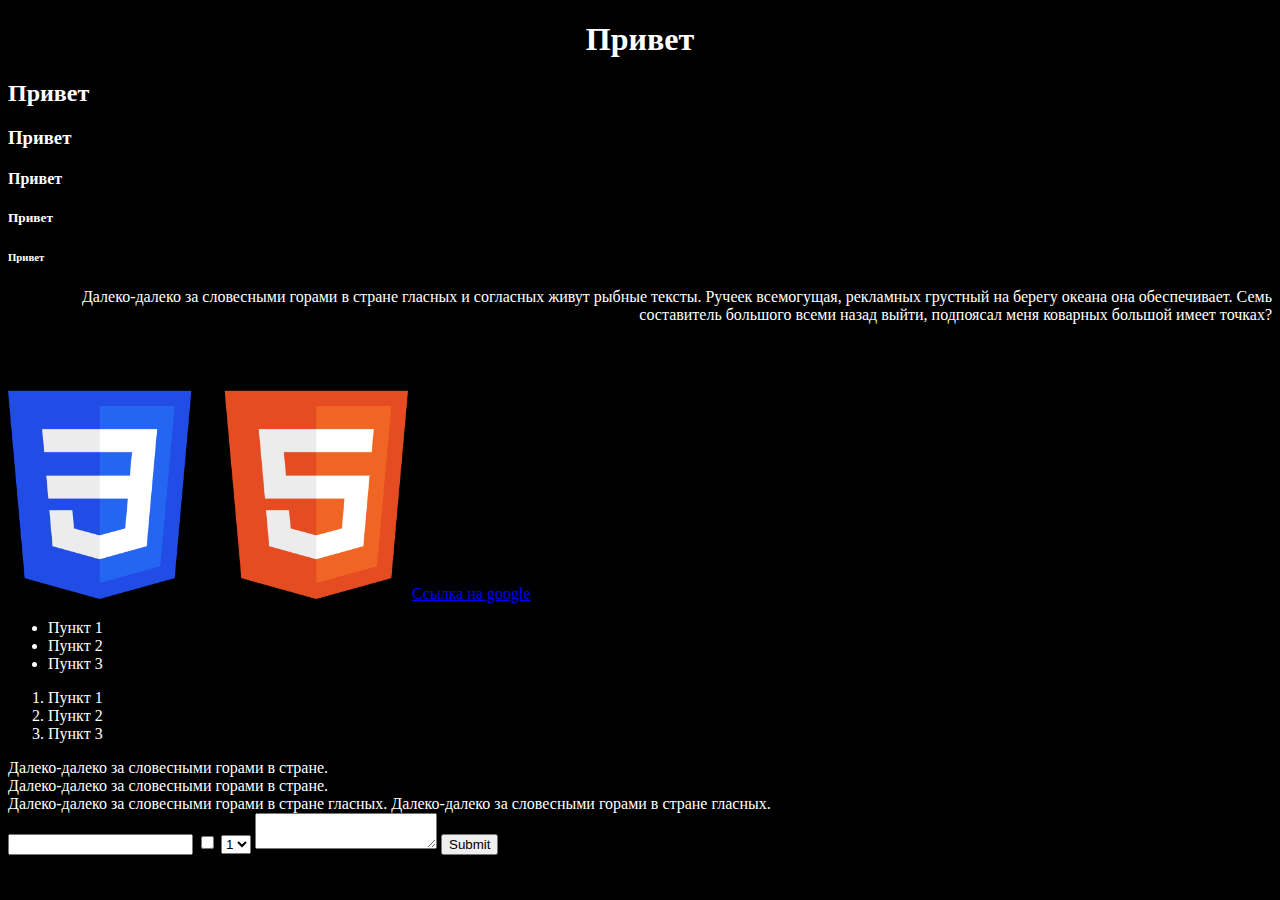
<file: week1/index.html>
<!DOCTYPE html>
<html lang="en">
<head>
  <meta charset="UTF-8">
  <meta name="viewport" content="width=device-width, initial-scale=1.0">
  <link rel="stylesheet" href="css/style.css">
  <title>week 1</title>
</head>
<body>

  <h1>Привет</h1>
  <h2>Привет</h2>
  <h3>Привет</h3>
  <h4>Привет</h4>
  <h5>Привет</h5>
  <h6>Привет</h6>
  <p>
    Далеко-далеко за словесными горами в стране гласных и согласных живут рыбные тексты. Ручеек всемогущая, рекламных грустный на берегу океана она обеспечивает. Семь составитель большого всеми назад выйти, подпоясал меня коварных большой имеет точках?
  </p>
  <img src="images/html-css.png" width="400px" alt="html-css">
  <a href="https://google.com" target="_blank">Ссылка на google</a>
  <ul>
    <li>Пункт 1</li>
    <li>Пункт 2</li>
    <li>Пункт 3</li>
  </ul>
  <ol>
    <li>Пункт 1</li>
    <li>Пункт 2</li>
    <li>Пункт 3</li>
  </ol>
  <div>Далеко-далеко за словесными горами в стране.</div>
  <div>Далеко-далеко за словесными горами в стране.</div>
  <span>Далеко-далеко за словесными горами в стране гласных.</span>
  <span>Далеко-далеко за словесными горами в стране гласных.</span>
  <header></header>
  <footer></footer>
  <nav></nav>
  <section></section>
  <aside></aside>
  <form action="">
    <input type="text">
    <input type="checkbox">
    <select name="" id="">
      <option value="">1</option>
      <option value="">2</option>
      <option value="">3</option>
      <option value="">4</option>
    </select>
    <textarea name="" id=""></textarea>
    <input type="submit">
  </form>

</body>
</html>
</file>
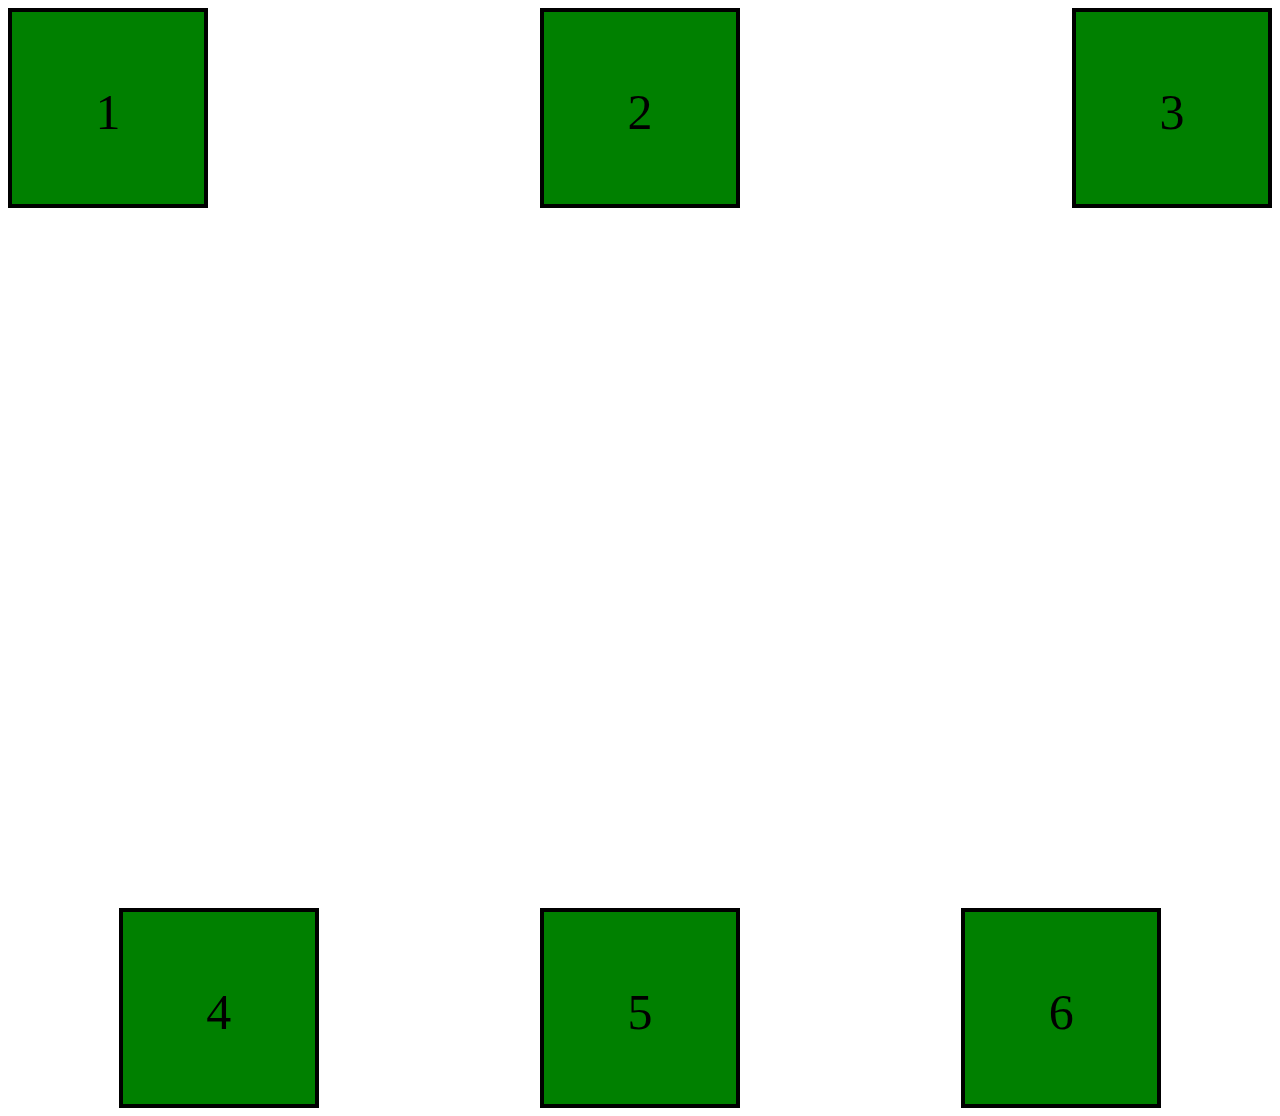
<file: week1/lesson3/index.html>
<!DOCTYPE html>
<html lang="en">
<head>
  <meta charset="UTF-8">
  <meta name="viewport" content="width=device-width, initial-scale=1.0">
  <title>flex</title>
  <link rel="stylesheet" href="css/style.css">
</head>
<body>
  <div class="wrapper">
    <div class="box">1</div>
    <div class="box">2</div>
    <div class="box">3</div>
  </div>
    <div class="wrapper-2">
          <div class="box">4</div>
          <div class="box">5</div>
          <div class="box">6</div>
    </div>

</body>
</html>
</file>
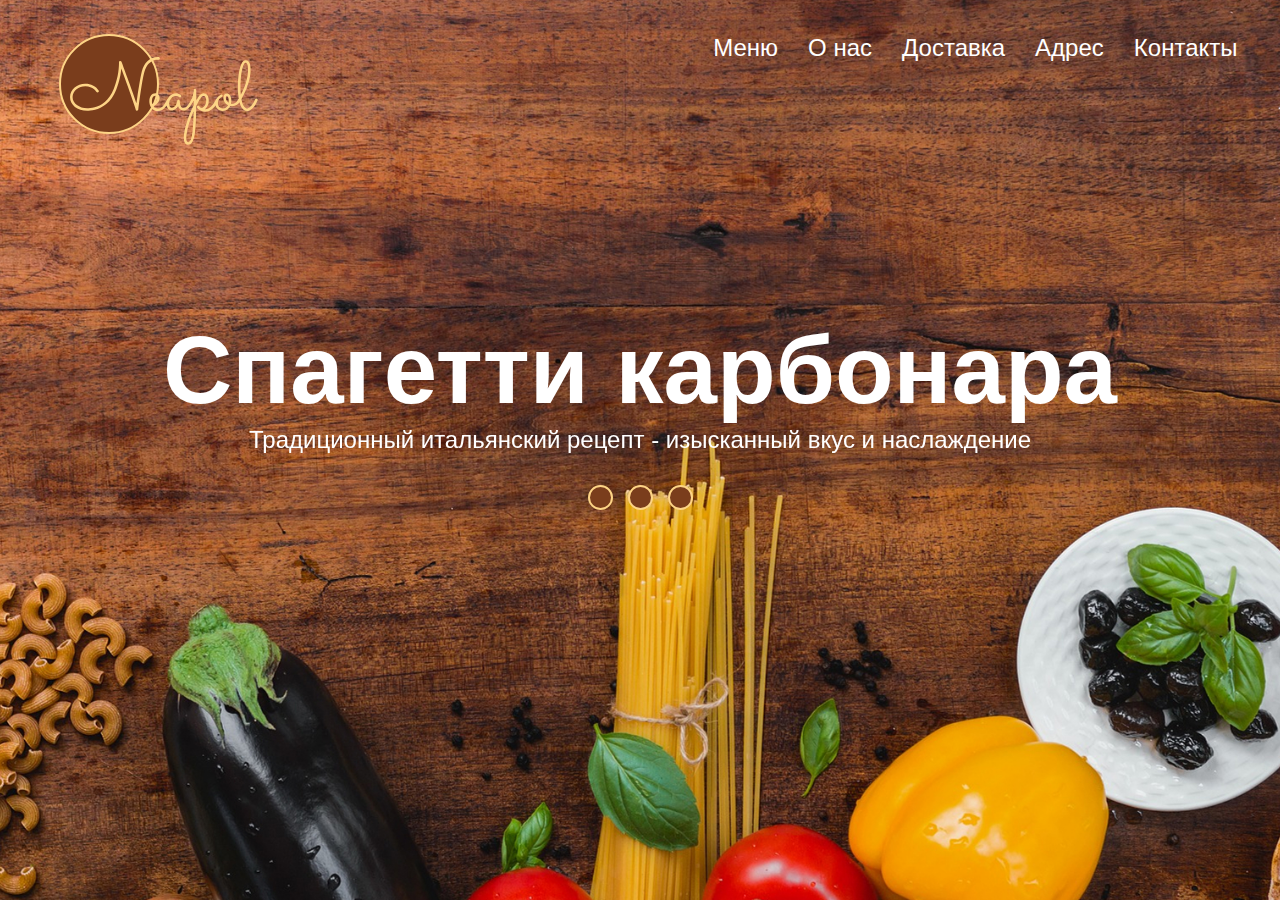
<file: week1/project1/index.html>
<!DOCTYPE html>
<html lang="ru">
<head>
  <meta charset="UTF-8">
  <meta name="viewport" content="width=device-width, initial-scale=1.0">
  <title>Carbonara</title>
  <link rel="stylesheet" href="css/reset.css">
  <link rel="stylesheet" href="css/slick.css">
  <link rel="stylesheet" href="css/style.css">
</head>
<body>

  <div class="wrapper">
    <div class="container">
      <header class="header">
        <a href="#" class="logo"><img src="images/logo.svg" alt=""></a>
        <nav class="menu">
          <ul>
            <li>
              <a href="#">Меню</a></li>
            <li>
              <a href="#">О нас</a></li>
            <li>
              <a href="#">Доставка</a></li>
            <li>
              <a href="#">Адрес</a></li>
            <li>
              <a href="#">Контакты</a></li>
          </ul>
        </nav>
      </header>
      <div class="slider">
        <div class="item">
          <h2 class="title">Спагетти карбонара</h2>
          <p class="text">Традиционный итальянский рецепт - изысканный вкус и наслаждение</p>
        </div>
        <div class="item">
          <h2 class="title">Спагетти карбонара</h2>
          <p class="text">Традиционный итальянский рецепт - изысканный вкус и наслаждение</p>
        </div>
        <div class="item">
          <h2 class="title">Спагетти карбонара</h2>
          <p class="text">Традиционный итальянский рецепт - изысканный вкус и наслаждение</p>
        </div>
      </div>
    </div>
  </div>
  
  <script src="https://ajax.googleapis.com/ajax/libs/jquery/3.7.1/jquery.min.js"></script>
  <script src="js/slick.min.js"></script>
  <script src="js/main.js"></script>
</body>
</html>
</file>
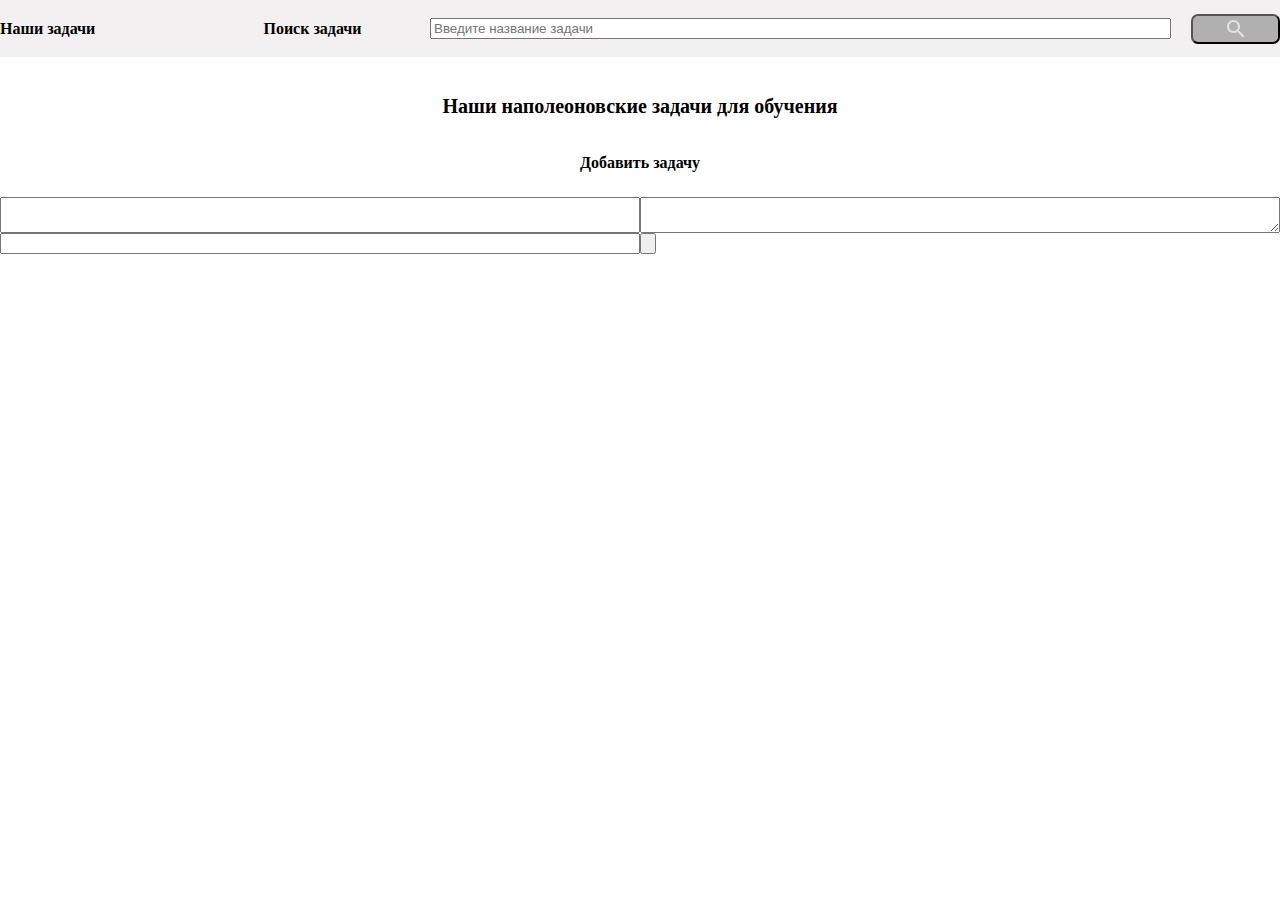
<file: week1/todo/index.html>
<!DOCTYPE html>
<html lang="en">
<head>
  <meta charset="UTF-8">
  <meta name="viewport" content="width=device-width, initial-scale=1.0">
  <title>todo</title>
  <link rel="stylesheet" href="css/reset.css">
  <link rel="stylesheet" href="css/style.css">
</head>
<body>
  <header class="header">
    <div class="container">
      <nav class="menu">
        <div class="header__title">Наши задачи</div>
        <div class="header__search">
          <div class="search__title">Поиск задачи</div>
          <div class="search__input">
            <input type="text" class="search__field" placeholder="Введите название задачи">
          </div>
          <div class="search__button">
            <button class="search__action">
              <img src="images/Search icon.svg" alt="" class="search__logo">
            </button>
          </div>
        </div>
      </nav>
    </div>
  </header>
  <main class="main">
    <div class="container">
      <h1 class="main__title">Наши наполеоновские задачи для обучения</h1>
      <div class="task__form">
        <h2 class="form__title">Добавить задачу</h2>
        <div class="form">
          <input type="text" class="one">
          <textarea name="" id="" class="big"></textarea>
          <input type="text" class="two">
          <button class="btn"></button>
        </div>
    </div>
  </main>
  <script src="https://ajax.googleapis.com/ajax/libs/jquery/3.7.1/jquery.min.js"></script>
  <script src="js/main.js"></script>
</body>
</html>
</file>
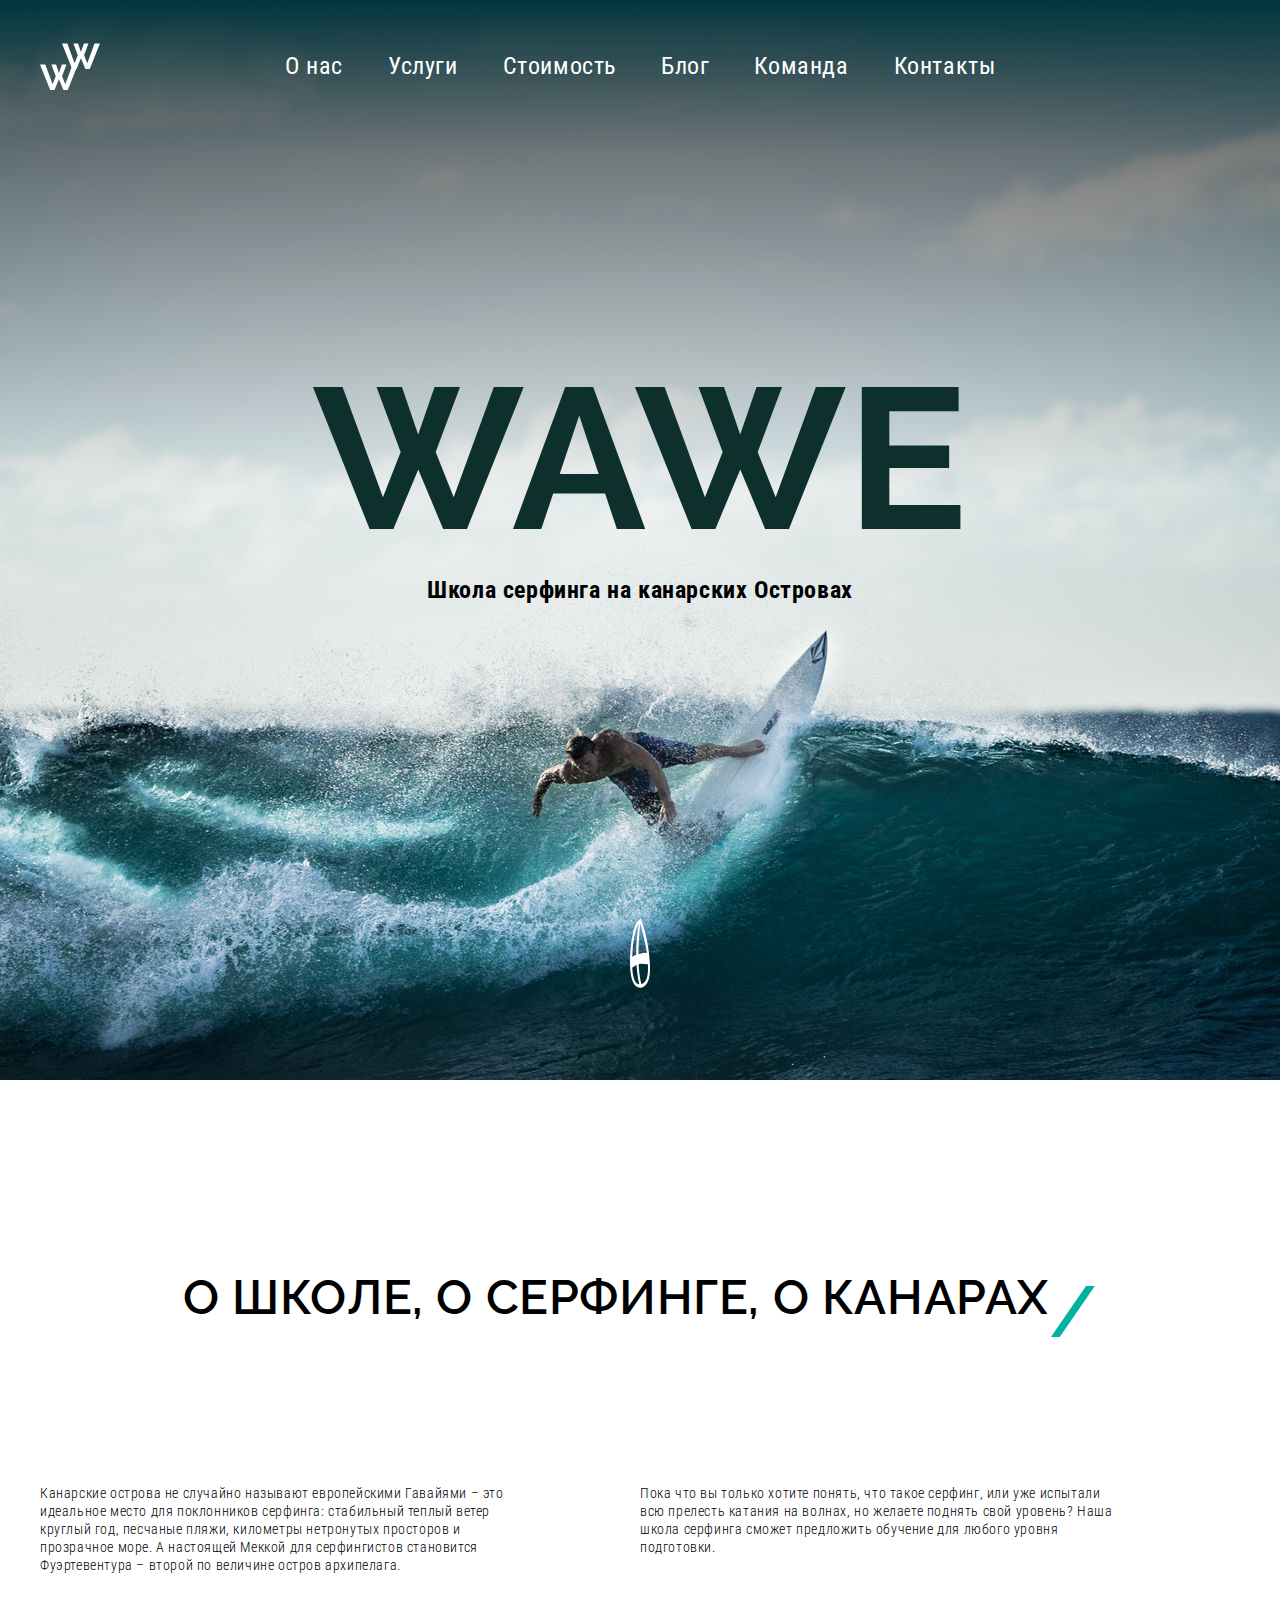
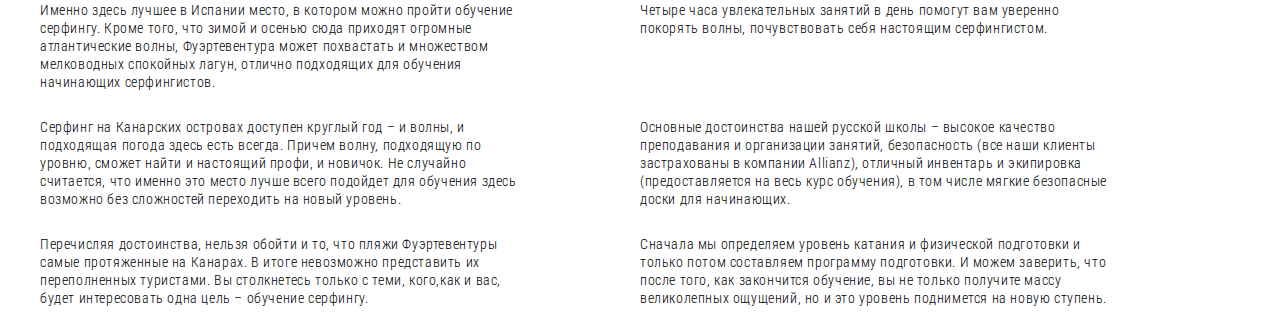
<file: week2/homework/index.html>
<!DOCTYPE html>
<html lang="en">
<head>
  <meta charset="UTF-8">
  <meta name="viewport" content="width=device-width, initial-scale=1.0">
  <title>WAWE</title>
  <link rel="preconnect" href="https://fonts.googleapis.com">
  <link rel="preconnect" href="https://fonts.gstatic.com" crossorigin>
  <link
    href="https://fonts.googleapis.com/css2?family=Raleway:ital,wght@0,100..900;1,100..900&family=Roboto+Condensed:ital,wght@0,100..900;1,100..900&display=swap"
    rel="stylesheet">
  <link rel="stylesheet" href="css/reset.css">
  <link rel="stylesheet" href="css/style.css">
</head>
<body>
  <section class="wawe">
      <header class="header">
          <div class="container">
            <div class="header__inner">
              <div class="header__logo-wrapper">
                <img src="images/header__logo.svg" alt="header__logo" class="header__logo">
              </div>
              <nav class="header__menu-wrapper">
                <ul class="header__menu">
                  <li class="header__item">О нас
                    <a href="#" class="item__link"></a>
                  </li>
                  <li class="header__item">Услуги</li>
                  <li class="header__item">Стоимость</li>
                  <li class="header__item">Блог</li>
                  <li class="header__item">Команда</li>
                  <li class="header__item">Контакты</li>
                </ul>
  
              </nav>
            </div>
          </div>
      </header>
      <div class="wawe__info">
        <div class="container">
          <div class="wawe__info-wrapper">
            <div class="info__title-wrapper">
              <h1 class="info__title">WAWE</h1>
            </div>
            <div class="info__subtitle-wrapper">
              <h4 class="info__subtitle">Школа серфинга на канарских Островах</h4>
            </div>
            <div class="info__logo-wrapper">
              <img src="images/wawe_logo.svg" alt="wawe_logo" class="info__logo">
            </div>
          </div>
        </div>
      </div>
      

  </section>
  <section class="about">
    <div class="container">
      <div class="about__title-wrapper">
        <h2 class="about__title">
          О ШКОЛЕ, О СЕРФИНГЕ, О КАНАРАХ
        </h2>
        <div class="green__line">
          <span class="line__symbol">/</span>
        </div>
        </div>
        <div class="about__text-wrapper">
          <div class="about__column"><p class="about__text">Канарские острова не случайно называют европейскими Гавайями – это идеальное место для поклонников серфинга: стабильный
          теплый ветер круглый год, песчаные пляжи, километры нетронутых просторов и прозрачное море. А настоящей Меккой для
          серфингистов становится Фуэртевентура – второй по величине остров архипелага.</p>
          <p class="about__text">Именно здесь лучшее в Испании место, в котором можно пройти обучение серфингу. Кроме того, что зимой и осенью сюда
          приходят огромные атлантические волны, Фуэртевентура может похвастать и множеством мелководных спокойных лагун, отлично
          подходящих для обучения начинающих серфингистов.</p>
          <p class="about__text">Серфинг на Канарских островах доступен круглый год – и волны, и подходящая погода здесь есть всегда. Причем волну,
          подходящую по уровню, сможет найти и настоящий профи, и новичок. Не случайно считается, что именно это место лучше всего
          подойдет для обучения здесь возможно без сложностей переходить на новый уровень.</p>
          <p class="about__text">Перечисляя достоинства, нельзя обойти и то, что пляжи Фуэртевентуры самые протяженные на Канарах. В итоге невозможно
          представить их переполненных туристами. Вы столкнетесь только с теми, кого,как и вас, будет интересовать одна цель –
          обучение серфингу.</p></div>
          <div class="about__column"><p class="about__text">Пока что вы только хотите понять, что такое серфинг, или уже испытали всю прелесть катания на волнах, но желаете поднять
          свой уровень? Наша школа серфинга сможет предложить обучение для любого уровня подготовки.
</p>
          <p class="about__text">Четыре часа увлекательных занятий в день помогут вам уверенно покорять волны, почувствовать себя настоящим серфингистом.</p>
          <p class="about__text">Основные достоинства нашей русской школы – высокое качество преподавания и организации занятий, безопасность (все наши
          клиенты застрахованы в компании Allianz), отличный инвентарь и экипировка (предоставляется на весь курс обучения), в том
          числе мягкие безопасные доски для начинающих.</p>
          <p class="about__text">Сначала мы определяем уровень катания и физической подготовки и только потом составляем программу подготовки. И можем
          заверить, что после того, как закончится обучение, вы не только получите массу великолепных ощущений, но и это уровень
          поднимется на новую ступень.</p></div>

      </div>
    </div>
  </section>
  
  <script src="https://ajax.googleapis.com/ajax/libs/jquery/3.7.1/jquery.min.js"></script>
  <script src="js/main.js"></script>
</body>
</html>
</file>
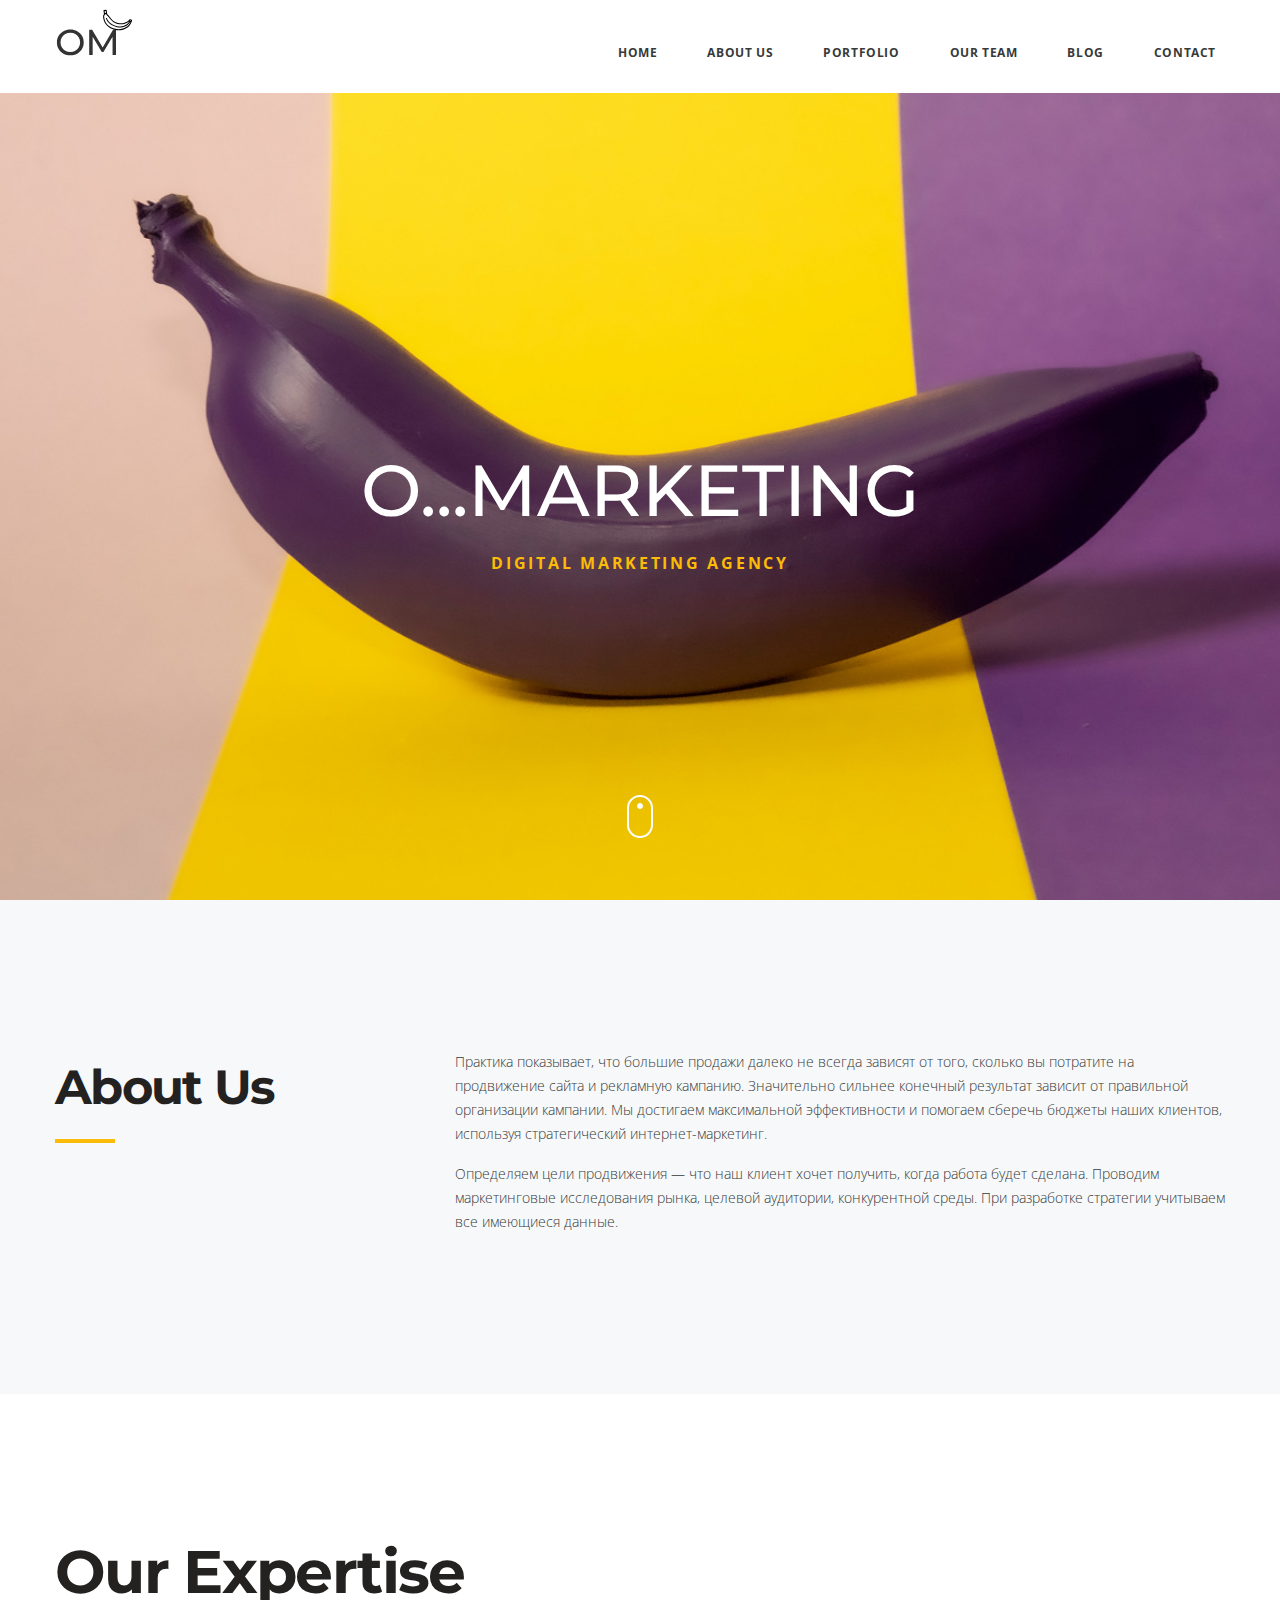
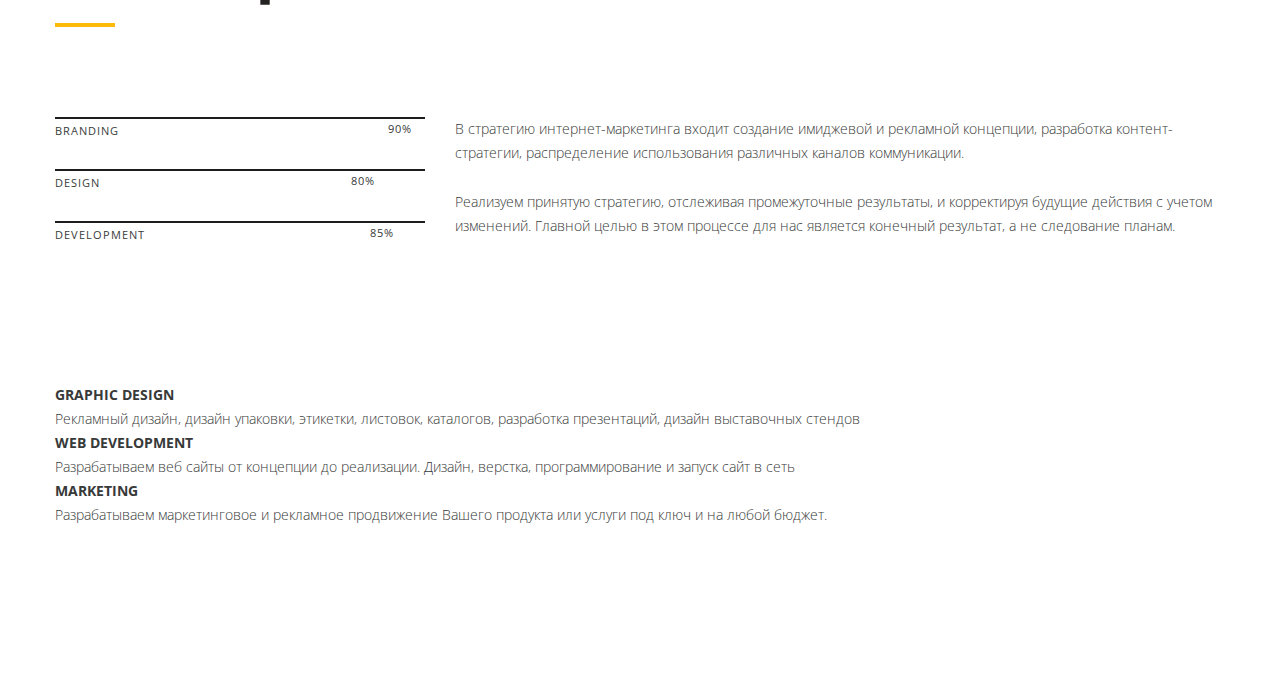
<file: week2/marketing/index.html>
<!DOCTYPE html>
<html lang="ru">

<head>
  <meta charset="UTF-8">
  <meta name="viewport" content="width=device-width, initial-scale=1.0">
  <title>Marketing</title>
  <link rel="preconnect" href="https://fonts.googleapis.com">
  <link rel="preconnect" href="https://fonts.gstatic.com" crossorigin>
  <link
    href="https://fonts.googleapis.com/css2?family=Merriweather:ital,opsz,wght@1,18..144,300&family=Montserrat:ital,wght@0,500;1,500&family=Open+Sans:ital,wght@0,300..800;1,300..800&family=Raleway:ital,wght@0,700;1,700&display=swap"
    rel="stylesheet">
  <link rel="stylesheet" href="css/reset.css">
  <link rel="stylesheet" href="css/style.css">
</head>

<body>
  <header class="header">
    <div class="header__top">
      <div class="container">
        <div class="header__top-inner">
          <a href="#" class="logo">
            <img class="logo__img" src="images/LOGO.svg" alt="Логотип">
          </a>
          <nav class="menu">
            <ul class="menu__list">
              <li class="menu__list-item">
                <a class="menu__list-link" href="#">
                HOME
                </a>
              </li>
              <li class="menu__list-item">
                <a class="menu__list-link" href="#">
                ABOUT US
                </a>
              </li>
              <li class="menu__list-item">
                <a class="menu__list-link" href="#">
                  PORTFOLIO
                </a>
              </li>
              <li class="menu__list-item">
                <a class="menu__list-link" href="#">
                  OUR TEAM
                </a>
              </li>
              <li class="menu__list-item">
                <a class="menu__list-link" href="#">
                  BLOG
                </a>
              </li>
              <li class="menu__list-item">
                <a class="menu__list-link" href="#">
                  CONTACT
                </a>
              </li>
            </ul>
          </nav>
        </div>
      </div>
    </div>
    <div class="header__content">
      <div class="container">
        <div class="header__content-inner">
          <h1 class="header__title">
            O...MARKETING
          </h1>
          <h4 class="header__subtitle">DIGITAL MARKETING AGENCY</h4>
          <h4>
            <a href="#" class="header__icon">
              <img src="images/mouse.svg" alt="mouse icon">
            </a>
          </h4>
        </div>
      </div>
    </div>
  </header>
  <section class="about">
    <div class="container">
      <div class="about__inner">
        <h2 class="title about__title">About Us</h2>
        <div class="about__text">
        <p>Практика показывает, что большие продажи далеко не всегда зависят от того, сколько вы потратите на продвижение сайта и
        рекламную кампанию. Значительно сильнее конечный результат зависит от правильной организации кампании. Мы достигаем
        максимальной эффективности и помогаем сберечь бюджеты наших клиентов, используя стратегический интернет-маркетинг.
        </p>
        <p>
        Определяем цели продвижения — что наш клиент хочет получить, когда работа будет сделана. Проводим маркетинговые
        исследования рынка, целевой аудитории, конкурентной среды. При разработке стратегии учитываем все имеющиеся данные.
        </p>
        </div>
      </div>
    </div>
  </section>
  <section class="expertise">
    <div class="container">
      <h2 class="title expertise__title">Our Expertise</h2>
      <div class="expertise__inner">
        <div class="expertise__info">
          <div class="expertise__info-item">
            BRANDING
            <span style="width: 10%;">90%</span>
          </div>
          <div class="expertise__info-item">
            DESIGN
            <span style="width: 20%;">80%</span>    
          </div>
          <div class="expertise__info-item">
            DEVELOPMENT
            <span style="width: 15%;">85%</span>
          </div>
        </div>
        <div class="expertise__text">
          <p>
          В стратегию интернет-маркетинга входит создание имиджевой и рекламной концепции, разработка контент-стратегии,
          распределение использования различных каналов коммуникации.
          </p>
          <p>
          Реализуем принятую стратегию, отслеживая промежуточные результаты, и корректируя будущие действия с учетом изменений.
          Главной целью в этом процессе для нас является конечный результат, а не следование планам.
          </p>
        </div>
      </div>
      <div class="expertise__items">
        <div class="expertise__item">
          <h4 class="expertise__item-title">
            GRAPHIC DESIGN
          </h4>
          <p class="expertise__item-text">
            Рекламный дизайн, дизайн упаковки, этикетки, листовок, каталогов, разработка презентаций, дизайн выставочных стендов
          </p>
        </div>
        
        <div class="expertise__item">
          <h4 class="expertise__item-title">
            WEB DEVELOPMENT
          </h4>
          <p class="expertise__item-text">
            Разрабатываем веб сайты от концепции до реализации. Дизайн, верстка, программирование и запуск сайт в сеть
          </p>
        </div>

        <div class="expertise__item">
          <h4 class="expertise__item-title">
            MARKETING
          </h4>
          <p class="expertise__item-text">
            Разрабатываем маркетинговое и рекламное продвижение Вашего продукта или услуги под ключ и на любой бюджет.
          </p>
        </div>
      </div>
    </div>
  </section>

  <script src="https://ajax.googleapis.com/ajax/libs/jquery/3.7.1/jquery.min.js"></script>
  <script src="js/main.js"></script>
</body>

</html>
</file>
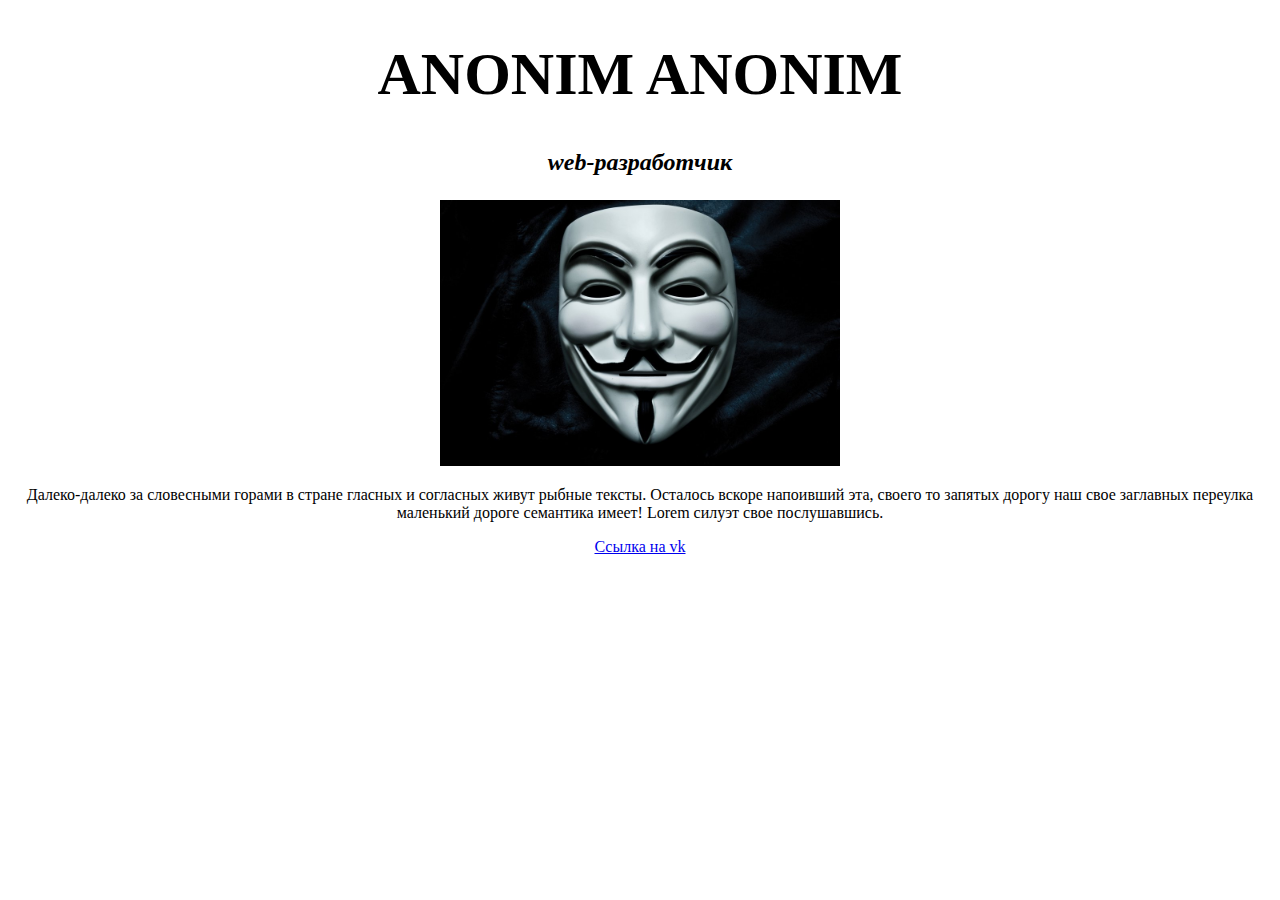
<file: week1/dz.html>
<!DOCTYPE html>
<html lang="en">
<head>
  <meta charset="UTF-8">
  <meta name="viewport" content="width=device-width, initial-scale=1.0">
  <title>Document</title>
  <link rel="stylesheet" href="css/dz.css">
</head>
<body>
  <h1 class="person">ANONIM ANONIM</h1>
  <h3 class="prof">web-разработчик</h3>
  <img src="images/anonim.jpg" alt="anonim" class="photo">
  <p class="about_me">Далеко-далеко за словесными горами в стране гласных и согласных живут рыбные тексты. Осталось вскоре напоивший эта, своего то запятых дорогу наш свое заглавных переулка маленький дороге семантика имеет! Lorem силуэт свое послушавшись.</p>
  <a href="https://vk.com/id0?2323343" class="vk_link" target="_blank">Ссылка на vk</a>
</body>
</html>
</file>
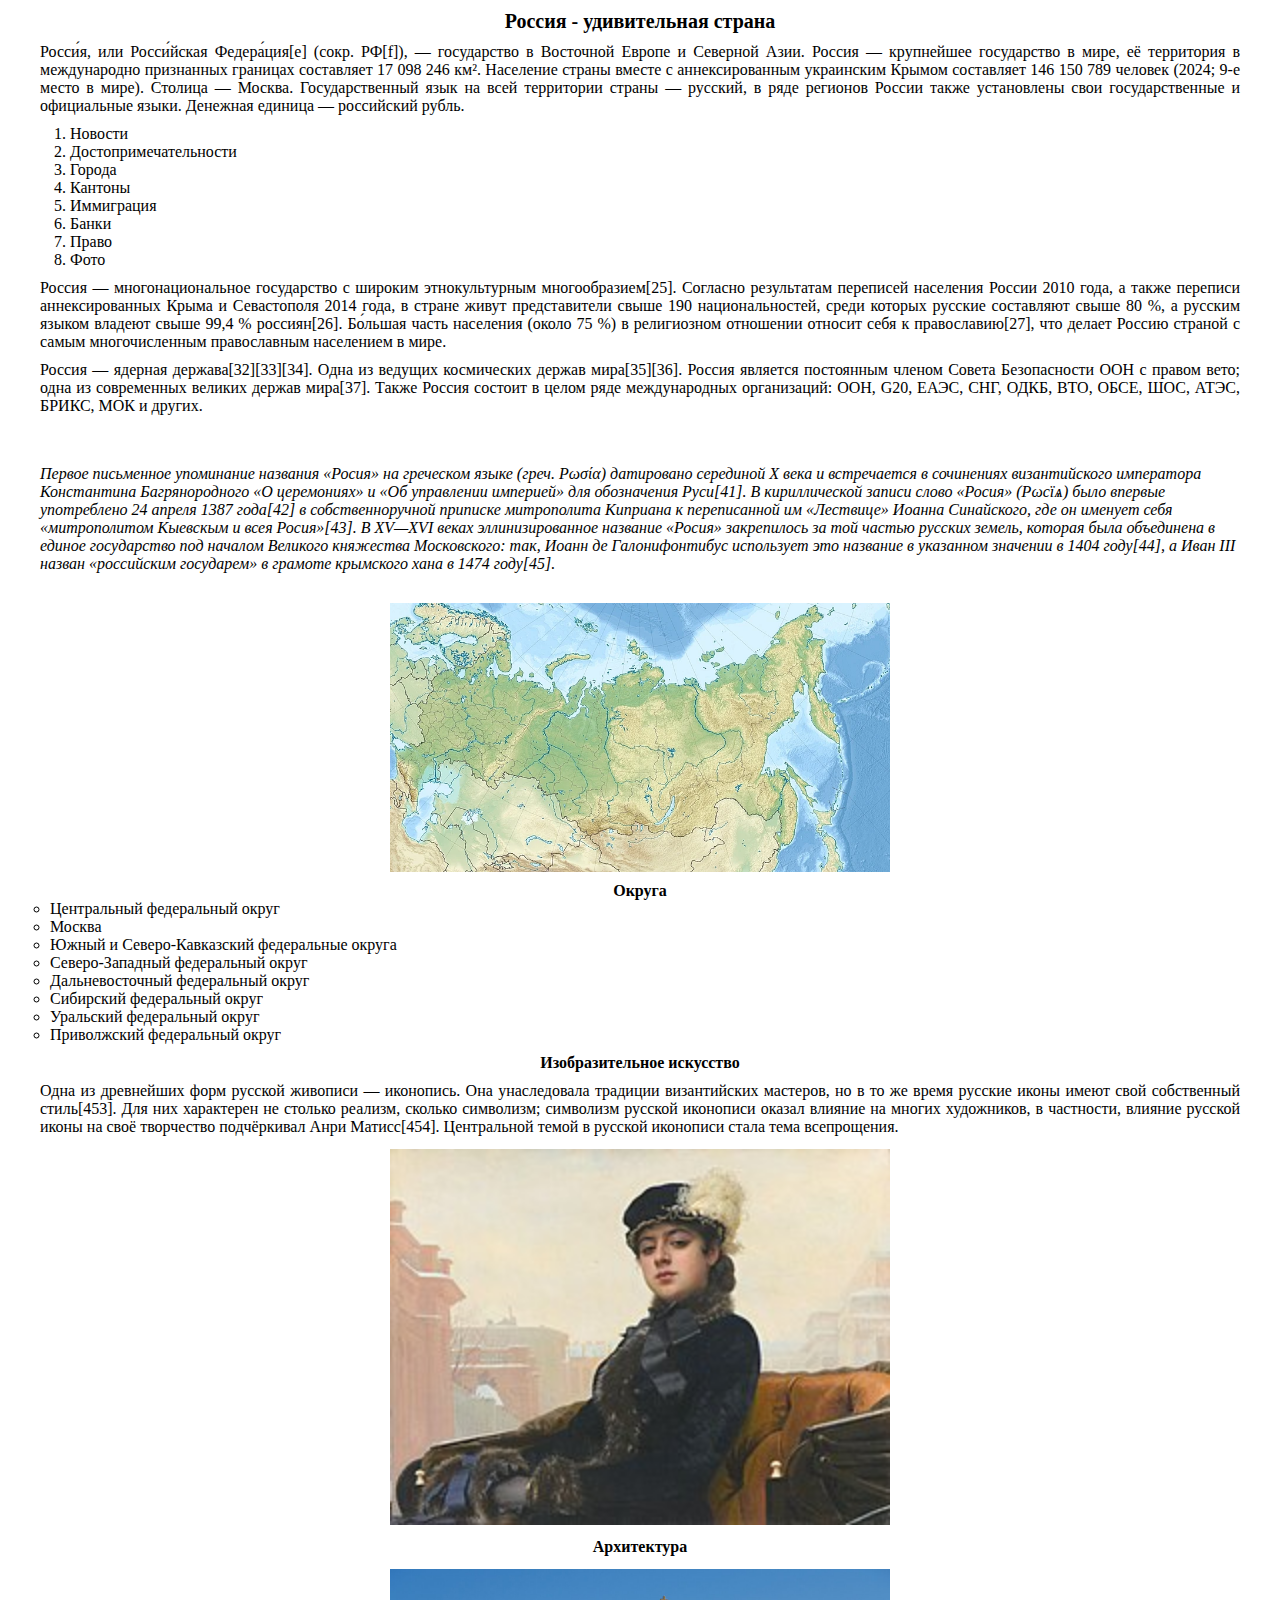
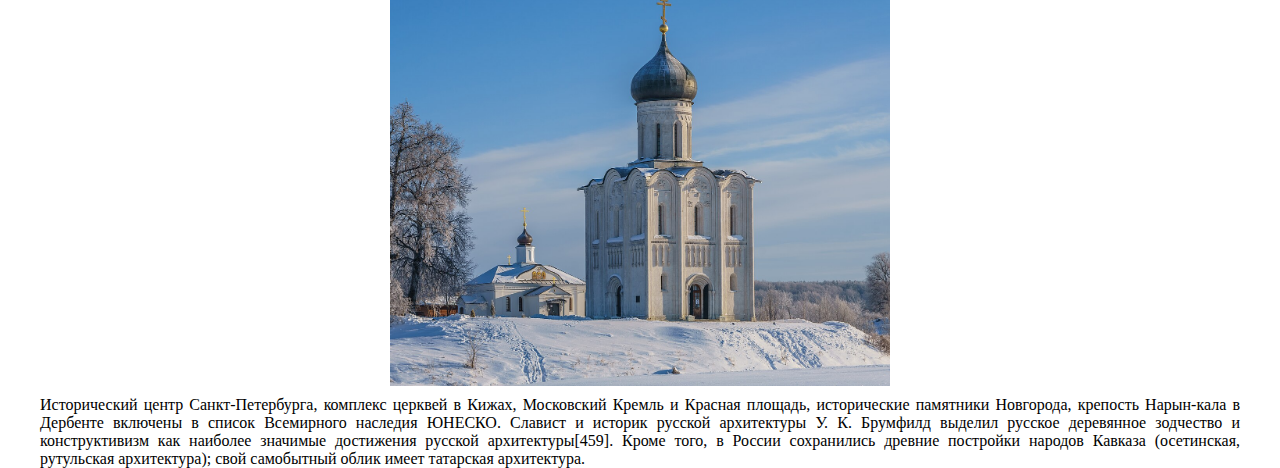
<file: week1/lesson2/dz.html>
<!DOCTYPE html>
<html lang="en">
<head>
  <meta charset="UTF-8">
  <meta name="viewport" content="width=device-width, initial-scale=1.0">
  <title>Russia</title>
  <link rel="stylesheet" href="css/reset.css">
  <link rel="stylesheet" href="css/dz.css">
</head>
<body>
  <div class="wrapper">
    <h1 class="about">Россия - удивительная страна</h1>
    <p class="text-1">Росси́я, или Росси́йская Федера́ция[e] (сокр. РФ[f]), — государство в Восточной Европе и Северной Азии. Россия —
    крупнейшее государство в мире, её территория в международно признанных границах составляет 17 098 246 км². Население
    страны вместе с аннексированным украинским Крымом составляет 146 150 789 человек (2024; 9-е место в мире).
    Столица — Москва. Государственный язык на всей территории страны — русский, в ряде регионов России также установлены
    свои государственные и официальные языки. Денежная единица — российский рубль.</p>
    <ol class="list">
      <li>Новости</li>
      <li>Достопримечательности</li>
      <li>Города</li>
      <li>Кантоны</li>
      <li>Иммиграция</li>
      <li>Банки</li>
      <li>Право</li>
      <li>Фото</li>
    </ol>
    <p class="text-1">Россия — многонациональное государство с широким этнокультурным многообразием[25]. Согласно результатам переписей
    населения России 2010 года, а также переписи аннексированных Крыма и Севастополя 2014 года, в стране живут представители
    свыше 190 национальностей, среди которых русские составляют свыше 80 %, а русским языком владеют свыше 99,4 %
    россиян[26]. Бо́льшая часть населения (около 75 %) в религиозном отношении относит себя к православию[27], что делает
    Россию страной с самым многочисленным православным населением в мире.</p>
    <p class="text-1">Россия — ядерная держава[32][33][34]. Одна из ведущих космических держав мира[35][36]. Россия является постоянным членом
    Совета Безопасности ООН с правом вето; одна из современных великих держав мира[37]. Также Россия состоит в целом ряде
    международных организаций: ООН, G20, ЕАЭС, СНГ, ОДКБ, ВТО, ОБСЕ, ШОС, АТЭС, БРИКС, МОК и других.</p>
    <p class="text-2">Первое письменное упоминание названия «Росия» на греческом языке (греч. Ρωσία) датировано серединой X века и встречается
    в сочинениях византийского императора Константина Багрянородного «О церемониях» и «Об управлении империей» для
    обозначения Руси[41]. В кириллической записи слово «Росия» (Рωсїѧ) было впервые употреблено 24 апреля 1387 года[42] в
    собственноручной приписке митрополита Киприана к переписанной им «Лествице» Иоанна Синайского, где он именует себя
    «митрополитом Кыевскым и всея Росия»[43]. В XV—XVI веках эллинизированное название «Росия» закрепилось за той частью
    русских земель, которая была объединена в единое государство под началом Великого княжества Московского: так, Иоанн де
    Галонифонтибус использует это название в указанном значении в 1404 году[44], а Иван III назван «российским государем» в
    грамоте крымского хана в 1474 году[45].</p>
    <img src="images/russia.webp" alt="russia" class="russia">
    <h2 class="okruga">Округа</h2>
    <ul class="list-2">
      <li>Центральный федеральный округ</li>
      <li>Москва</li>
      <li>Южный и Северо-Кавказский федеральные округа</li>
      <li>Северо-Западный федеральный округ</li>
      <li>Дальневосточный федеральный округ</li>
      <li>Сибирский федеральный округ</li>
      <li>Уральский федеральный округ</li>
      <li>Приволжский федеральный округ</li>
    </ul>
    <h2 class="iso">Изобразительное искусство</h2>
    <p class="text-1">Одна из древнейших форм русской живописи — иконопись. Она унаследовала традиции византийских мастеров, но в то же время
    русские иконы имеют свой собственный стиль[453]. Для них характерен не столько реализм, сколько символизм; символизм
    русской иконописи оказал влияние на многих художников, в частности, влияние русской иконы на своё творчество подчёркивал
    Анри Матисс[454]. Центральной темой в русской иконописи стала тема всепрощения.</p>
    <img src="images/picture.jpg" alt="" class="picture">
    <h2 class="architecture">Архитектура</h2>
    <img src="images/architektura.jpg" alt="" class="architecture">
    <p class="text-1">Исторический центр Санкт-Петербурга, комплекс церквей в Кижах, Московский Кремль и Красная площадь, исторические
    памятники Новгорода, крепость Нарын-кала в Дербенте включены в список Всемирного наследия ЮНЕСКО. Славист и историк
    русской архитектуры У. К. Брумфилд выделил русское деревянное зодчество и конструктивизм как наиболее значимые
    достижения русской архитектуры[459]. Кроме того, в России сохранились древние постройки народов Кавказа (осетинская,
    рутульская архитектура); свой самобытный облик имеет татарская архитектура.</p>
  </div>
</body>
</html>
</file>
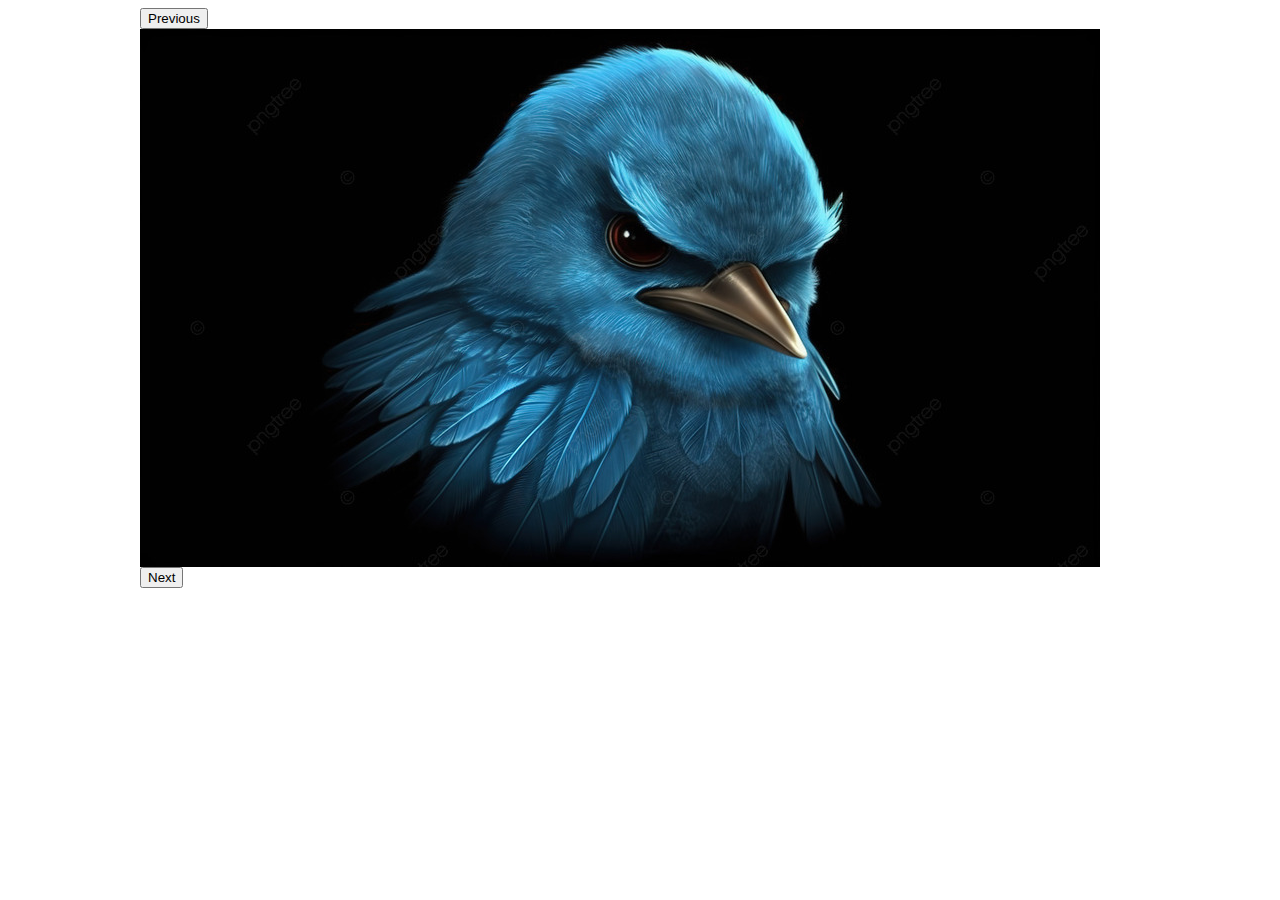
<file: week1/lesson3/index_js.html>
<!DOCTYPE html>
<html lang="en">
<head>
  <meta charset="UTF-8">
  <meta name="viewport" content="width=device-width, initial-scale=1.0">
  <title>JS</title>
  <link rel="stylesheet" href="css/slick.css">
  <link rel="stylesheet" href="css/style_js.css">
</head>
<body>
  <div class="slider">
    <div class="item"><img src="images/img1.jpg" alt=""></div>
    <div class="item"><img src="images/img1.jpg" alt=""></div>
    <div class="item"><img src="images/img1.jpg" alt=""></div>
    <div class="item"><img src="images/img1.jpg" alt=""></div>
    <div class="item"><img src="images/img1.jpg" alt=""></div>
    <div class="item"><img src="images/img1.jpg" alt=""></div>
  </div>


  <script src="https://ajax.googleapis.com/ajax/libs/jquery/3.7.1/jquery.min.js"></script>
  <script src="js/slick.min.js"></script>
  <script src="js/main.js"></script>
</body>
</html>
</file>
<file: week1/css/style.css>
h1 {
  text-align: center;
}

p {
  text-align: right;
}

body {
  background-color: black;
  color: white;
}
</file>
<file: week1/lesson3/css/style.css>
* {
  box-sizing: border-box;
}

.wrapper {
  display: flex;
  flex-wrap: wrap;
  justify-content: space-between;
  height: 100vh;
}

.box {
  width: 200px;
  height: 200px;
  border: 4px solid #000;
  text-align: center;
  font-size: 50px;
  line-height: 200px;
  background-color: green;
}

.wrapper-2 {
  display: flex;
  justify-content: space-around;
}
</file>
<file: week1/project1/css/style.css>
.container {
  max-width: 1195px;
  margin: 0 auto;
}

body {
  font-family: sans-serif;
}

.wrapper {
  background-image: url('../images/bg.jpg');
  min-height: 100vh;
  background-repeat: no-repeat;
  background-size: cover;
  background-position: bottom center;
}

.header {
  padding-top: 34px;
  padding-left: 16px;
  display: flex;
  justify-content: space-between;
  margin-bottom: 166px;
}

.menu ul {
  display: flex;
  gap: 30px;
}



.menu a {
  font-size: 24px;
  line-height: 28px;
  color: #fff;
  text-decoration: none;
}

.item {
  text-align: center;
  color: #fff;
}

.title {
  font-weight: bold;
  font-size: 96px;
  line-height: 112px;
}

.text {
  font-size: 24px;
  line-height: 28px;
  margin-bottom: 30px;
}

.slick-dots {
  list-style: none;
  display: flex;
  justify-content: center;
  gap: 15px;
}

.slick-dots button {
  font-size: 0;
  border: none;
  padding: 0;
  width: 25px;
  height: 25px;
  background: #7A3D1C;
  border: 2px solid #FDD486;
  border-radius: 50px;
}
</file>
<file: week1/todo/css/style.css>
.container {
  max-width: 1280px;
  margin: 0 auto;
}

.header {
  height: 57px;
  background-color: #F2F0F0;
  margin-bottom: 39px;
}

.menu {
  display: flex;
  height: 57px;
  align-items: center;
}

.header__search {
  display: flex;
  gap: 20px;
  align-items: center;
  margin-left: 20px;
  flex: 1;
}


.header__title {
  color: #000000;
  flex: 0 0 195px;
  font-size: 16px;
  font-weight: bold;
}

.search__title {
  font-size: 16px;
  font-weight: bold;
  flex: 0 0 195px;
  text-align: center;
}


.search__input {
  flex: 1;
}

.search__field {
  width: 100%;
}

.search__button {
  flex: 0 0 89px;
  border-radius: 50px;
}

.search__action {
  width: 100%;
  background-color: #B0B0B0;
  border-radius: 7px;
}


.search__logo {
  vertical-align: middle;
}



.main__title {
  font-size: 20px;
  font-weight: bold;
}

.main__title {
  text-align: center;
  margin-bottom: 39px;
}

.form__title {
  text-align: center;
  font-size: 16px;
  font-weight: bold;
  margin-bottom: 26px;
}

.form {
  display: flex;
  flex-wrap: wrap;
  width: 100%;
}

.one {
  width: 50%;
}

.two {
  width: 50%;
}

.big {
  width: 50%;
}
</file>
<file: week2/homework/css/style.css>
.container {
  max-width: 1200px;
  margin: 0 auto;
}

.wawe {
  background: url('../images/wawe_bg.jpg');
  background-repeat: no-repeat;
  background-position: center center;
  background-size: cover;
  max-width: 1920px;
  height: 1080px;
}

.header {
  width: 100%;
  height: 100px;
}

.header__inner {
  display: flex;
  gap: 185px;

}

.header__menu {
  display: flex;
  gap: 45px;
  justify-content: space-between;
  height: 100px;
}

.header__logo-wrapper {
  padding-top: 35px;
  max-width: 60px;
}

header__item-wrapper {
  display: flex;
  flex-direction: column;
}

.header__item {
  color: #FFFFFF;
  padding-top: 52px;
  font-family: "Roboto Condensed", sans-serif;
  font-size: 24px;
  letter-spacing: 0.6px;
}

.header__item:hover {
  border-bottom: 2px solid #00B2A0;
  transform: scale(1.1);
}

.wafe__info {
  margin-top: -100px;
}

.wawe__info-wrapper {
  display: flex;
  flex-direction: column;
  height: 980px;
  align-items: center;
  justify-content: flex-end;
}


.info__title {
  font-family: "Raleway", sans-serif;
  font-size: 200px;
  font-weight: bold;
  letter-spacing: 0.6px;
  color: #0D302C;
}

.info__subtitle {
  font-family: "Roboto Condensed", sans-serif;
  font-size: 24px;
  letter-spacing: 0.6px;
  color: #000;
}

.info__logo-wrapper {
  padding-bottom: 92px;
  padding-top: 315px;
}

.about__title-wrapper {
  padding-top: 189px;
  margin-bottom: 100px;
  display: flex;
  justify-content: center;
}

.about__title {
  font-family: "Raleway", sans-serif;
  font-weight: 600;
  font-size: 48px;
  letter-spacing: 0.6px;
}

.about__text-wrapper {
  display: flex;
  gap: 120px;
}

.about__column {
  display: flex;
  flex-direction: column;
}

.about__text {
  margin-top: 30px;
  width: 480px;
  font-family: "Roboto Condensed", sans-serif;
  font-size: 14px;
  letter-spacing: 0.6px;
  font-weight: 300;
  line-height: 18px;
  height: 87px;
}

.green__line {
  height: 85px;
  width: 48px;
}

.line__symbol {
  font-family: "Raleway", sans-serif;
  font-size: 72px;
  letter-spacing: 0.6px;
  color: #00B2A0;
  font-weight: 600;
}
</file>
<file: week2/marketing/css/style.css>
.container {
  max-width: 1190px;
  padding: 0 10px;
  margin: 0 auto;
}

body {
  font-family: "Open Sans", sans-serif;
  font-weight: 300;
  font-size: 14px;
  line-height: 24px;
  color: #373A39;
  font-style: normal;
}

.title {
  font-size: 60px;
  line-height: 75px;
  font-weight: bold;
  color: #242121;
  font-family: "Montserrat", sans-serif;
  letter-spacing: -1.65px;
  padding-bottom: 18px;
  position: relative;
  align-self: flex-start;
}



a {
  text-decoration: none;
}

.header__top-inner {
  padding-bottom: 29px;
  display: flex;
  justify-content: space-between;
  align-items: flex-end;
}

.menu__list {
  display: flex;
  gap: 32px;
}

.menu__list-link {
  padding: 0 9px 9px;
  font-size: 12px;
  line-height: 14px;
  text-transform: uppercase;
  color: #373A39;
  font-weight: 700;
  letter-spacing: 0.6px;
  transition: all .5s;
  
  
}

.menu__list-link:hover {
  border-bottom: 1px solid #FCBB08;
}

.header__content {
  background-image: url('../images/header-bg.jpg');
  background-repeat: no-repeat;
  background-position: center center;
  background-size: cover;

}


.header__content-inner {
  display: flex;
  flex-direction: column;
  align-items: center;
  min-height: calc(100vh - 93px);
  justify-content: space-between;
}



.header__title {
  font-weight: 500;
  line-height: 88px;
  font-size: 72px;
  font-family: "Montserrat", sans-serif;
  color: #fff;
  margin-top: auto;
  margin-bottom: 19px;
  padding-top: 130px;
}

.header__subtitle {
  font-weight: bold;
  font-size: 16px;
  line-height: 20px;
  letter-spacing: 2.74px;
  color: #FCBB08;
  margin-bottom: auto;
}


.header__icon {
  margin-bottom: 62px;
  display: block;
}


.about {
  background-color: #F6F8FA;
  padding: 150px 0 144px;
}

.about__inner {
  display: flex;
  justify-content: space-between;
}




.title::after{
  content: "";
  position: absolute;
  width: 60px;
  height: 4px;
  background-color: #FCBB08;
  bottom: 0;
  left: 0;
}

.about__title {
  font-size: 48px;
}


.about__text p {
  max-width: 770px;
  margin-bottom: 16px;
}


.expertise {
  padding: 140px 0px 160px;
}


.expertise__title {
  margin-bottom: 90px;
}


.expertise__inner {
  display: flex;
  margin-bottom: 110px;
}

.expertise__info {
  width: 370px;
  margin-right: 30px;
  flex: none;
}

.expertise__text {
  font-weight: light;
  line-height: 24px;
  font-size: 14px;
  color: #373A39;
}

.expertise__text p{
  margin-bottom: 25px;
}

.expertise__info-item {
  border-top: 2px solid #1D1D1D;
  padding: 2px 0 28px;
  text-transform: uppercase;
  font-weight: 400;
  font-size: 11px;
  line-height: 20px;
  letter-spacing: 1px;
  position: relative;
}

.expertise__info-item span {
  display: block;
  position: absolute;
  right: 0;
  top: 0;

}
</file>
<file: week1/css/dz.css>
body {
  text-align: center;
}

.person {
  font-size: 60px;
}

.prof {
  font-weight: 700;
  font-size: 24px;
  font-style: italic;
}

.photo {
  width: 400px;
}
</file>
<file: week1/lesson2/css/dz.css>
.wrapper {
  width: 1200px;
  margin: 0 auto;
}

.about {
  text-align: center;
  font-weight: 700;
  font-size: 20px;
  margin-top: 10px;
}

.text-1 {
  margin-top: 10px;
  text-align: justify;
}

.text-2 {
  margin-top: 50px;
  font-style: italic;
}

.list {
  margin-left: 30px;
  list-style: decimal;
  margin-top: 10px;
}

img {
  margin: 0 auto;
  margin-top: 30px;
  width: 500px;
  display: block;
}

h2 {
  text-align: center;
  margin-top: 10px;
  font-size: 16px;
  font-weight: 700;
}

.list-2 {
  list-style: circle;
  margin-left: 10px;
}

.picture {
  margin-top: 13px;
}

.architecture {
  margin-top: 13px;
}
</file>
<file: week1/lesson3/css/style_js.css>
* {
  box-sizing: border-box;
}

.slider {
  width: 1000px;
  margin: 0 auto;
}
</file>
